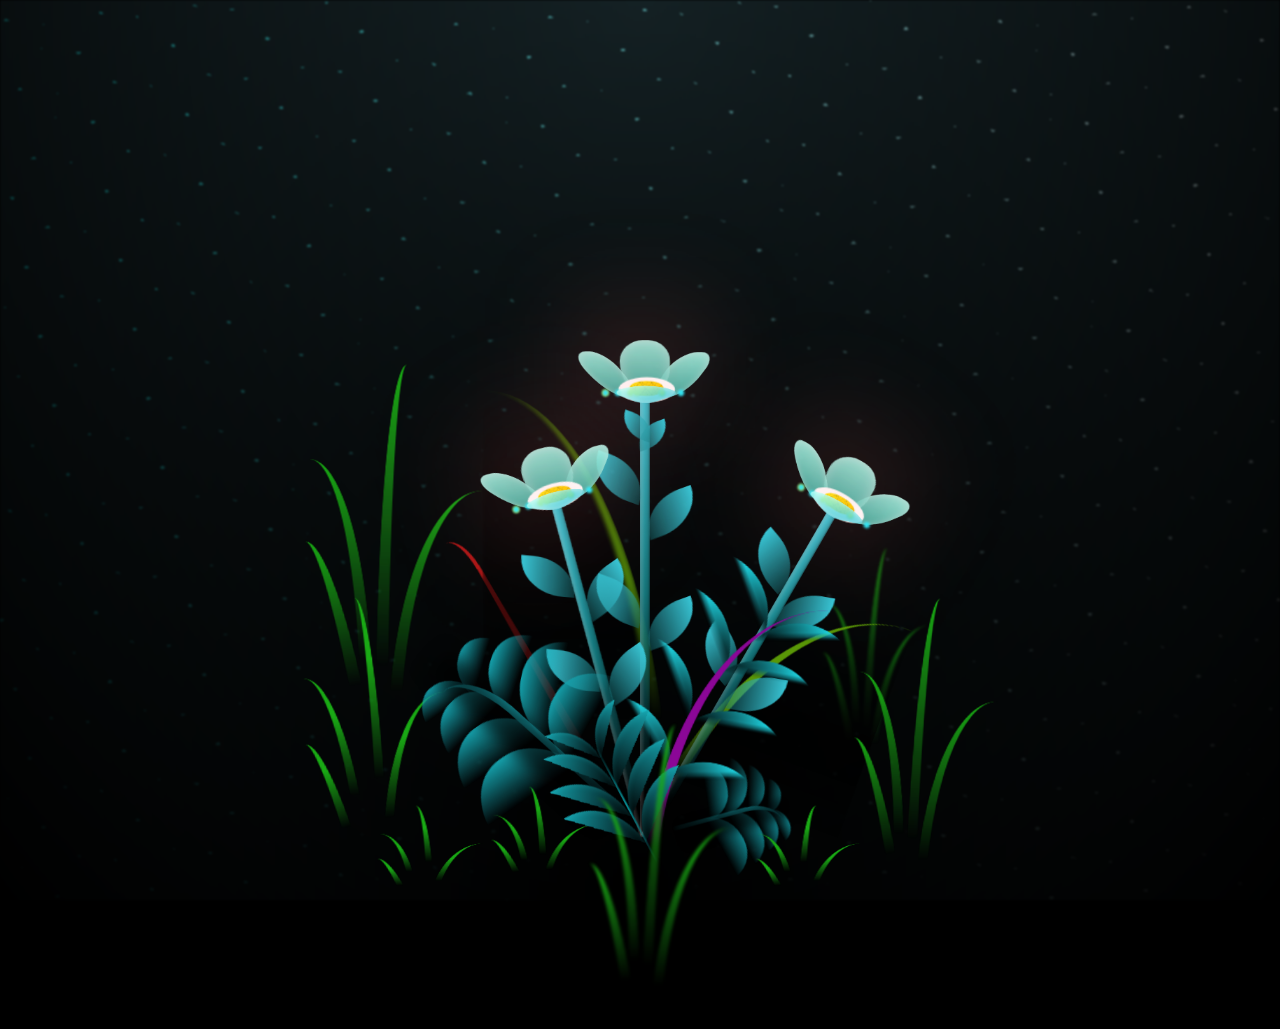
<file: index.html>
<meta charset="UTF-8">
<meta http-equiv="X-UA-Compatible" content="IE=edge">
<meta name="viewport" content="width=device-width, initial-scale=1.0">
<link rel="stylesheet" type="text/css" href="style.css">

    <body class="not-loaded">
        <div class="night"></div>
        <div class="flowers">
          <div class="flower flower--1">
            <div class="flower__leafs flower__leafs--1">
              <div class="flower__leaf flower__leaf--1"></div>
              <div class="flower__leaf flower__leaf--2"></div>
              <div class="flower__leaf flower__leaf--3"></div>
              <div class="flower__leaf flower__leaf--4"></div>
              

              <div class="flower__white-circle"></div>
      
              <div class="flower__light flower__light--1"></div>
              <div class="flower__light flower__light--2"></div>
              <div class="flower__light flower__light--3"></div>
              <div class="flower__light flower__light--4"></div>
              <div class="flower__light flower__light--5"></div>
              <div class="flower__light flower__light--6"></div>
              <div class="flower__light flower__light--7"></div>
              <div class="flower__light flower__light--8"></div>
      
            </div>
            <div class="flower__line">
              <div class="flower__line__leaf flower__line__leaf--1"></div>
              <div class="flower__line__leaf flower__line__leaf--2"></div>
              <div class="flower__line__leaf flower__line__leaf--3"></div>
              <div class="flower__line__leaf flower__line__leaf--4"></div>
              <div class="flower__line__leaf flower__line__leaf--5"></div>
              <div class="flower__line__leaf flower__line__leaf--6"></div>
            </div>
          </div>
      
          <div class="flower flower--2">
            <div class="flower__leafs flower__leafs--2">
              <div class="flower__leaf flower__leaf--1"></div>
              <div class="flower__leaf flower__leaf--2"></div>
              <div class="flower__leaf flower__leaf--3"></div>
              <div class="flower__leaf flower__leaf--4"></div>
              <div class="flower__white-circle"></div>
      
              <div class="flower__light flower__light--1"></div>
              <div class="flower__light flower__light--2"></div>
              <div class="flower__light flower__light--3"></div>
              <div class="flower__light flower__light--4"></div>
              <div class="flower__light flower__light--5"></div>
              <div class="flower__light flower__light--6"></div>
              <div class="flower__light flower__light--7"></div>
              <div class="flower__light flower__light--8"></div>
      
            </div>
            <div class="flower__line">
              <div class="flower__line__leaf flower__line__leaf--1"></div>
              <div class="flower__line__leaf flower__line__leaf--2"></div>
              <div class="flower__line__leaf flower__line__leaf--3"></div>
              <div class="flower__line__leaf flower__line__leaf--4"></div>
            </div>
          </div>
      
          <div class="flower flower--3">
            <div class="flower__leafs flower__leafs--3">
              <div class="flower__leaf flower__leaf--1"></div>
              <div class="flower__leaf flower__leaf--2"></div>
              <div class="flower__leaf flower__leaf--3"></div>
              <div class="flower__leaf flower__leaf--4"></div>
              <div class="flower__white-circle"></div>
      
              <div class="flower__light flower__light--1"></div>
              <div class="flower__light flower__light--2"></div>
              <div class="flower__light flower__light--3"></div>
              <div class="flower__light flower__light--4"></div>
              <div class="flower__light flower__light--5"></div>
              <div class="flower__light flower__light--6"></div>
              <div class="flower__light flower__light--7"></div>
              <div class="flower__light flower__light--8"></div>
      
            </div>
            <div class="flower__line">
              <div class="flower__line__leaf flower__line__leaf--1"></div>
              <div class="flower__line__leaf flower__line__leaf--2"></div>
              <div class="flower__line__leaf flower__line__leaf--3"></div>
              <div class="flower__line__leaf flower__line__leaf--4"></div>
            </div>
          </div>
      
          <div class="grow-ans" style="--d:1.2s">
            <div class="flower__g-long">
              <div class="flower__g-long__top"></div>
              <div class="flower__g-long__bottom"></div>
            </div>
          </div>
      
          <div class="growing-grass">
            <div class="flower__grass flower__grass--1">
              <div class="flower__grass--top"></div>
              <div class="flower__grass--bottom"></div>
              <div class="flower__grass__leaf flower__grass__leaf--1"></div>
              <div class="flower__grass__leaf flower__grass__leaf--2"></div>
              <div class="flower__grass__leaf flower__grass__leaf--3"></div>
              <div class="flower__grass__leaf flower__grass__leaf--4"></div>
              <div class="flower__grass__leaf flower__grass__leaf--5"></div>
              <div class="flower__grass__leaf flower__grass__leaf--6"></div>
              <div class="flower__grass__leaf flower__grass__leaf--7"></div>
              <div class="flower__grass__leaf flower__grass__leaf--8"></div>
              <div class="flower__grass__overlay"></div>
            </div>
          </div>
      
          <div class="growing-grass">
            <div class="flower__grass flower__grass--2">
              <div class="flower__grass--top"></div>
              <div class="flower__grass--bottom"></div>
              <div class="flower__grass__leaf flower__grass__leaf--1"></div>
              <div class="flower__grass__leaf flower__grass__leaf--2"></div>
              <div class="flower__grass__leaf flower__grass__leaf--3"></div>
              <div class="flower__grass__leaf flower__grass__leaf--4"></div>
              <div class="flower__grass__leaf flower__grass__leaf--5"></div>
              <div class="flower__grass__leaf flower__grass__leaf--6"></div>
              <div class="flower__grass__leaf flower__grass__leaf--7"></div>
              <div class="flower__grass__leaf flower__grass__leaf--8"></div>
              <div class="flower__grass__overlay"></div>
            </div>
          </div>
      
          <div class="grow-ans" style="--d:2.4s">
            <div class="flower__g-right flower__g-right--1">
              <div class="leaf"></div>
            </div>
          </div>
      
          <div class="grow-ans" style="--d:2.8s">
            <div class="flower__g-right flower__g-right--2">
              <div class="leaf"></div>
            </div>
          </div>
      
          <div class="grow-ans" style="--d:2.8s">
            <div class="flower__g-front">
              <div class="flower__g-front__leaf-wrapper flower__g-front__leaf-wrapper--1">
                <div class="flower__g-front__leaf"></div>
              </div>
              <div class="flower__g-front__leaf-wrapper flower__g-front__leaf-wrapper--2">
                <div class="flower__g-front__leaf"></div>
              </div>
              <div class="flower__g-front__leaf-wrapper flower__g-front__leaf-wrapper--3">
                <div class="flower__g-front__leaf"></div>
              </div>
              <div class="flower__g-front__leaf-wrapper flower__g-front__leaf-wrapper--4">
                <div class="flower__g-front__leaf"></div>
              </div>
              <div class="flower__g-front__leaf-wrapper flower__g-front__leaf-wrapper--5">
                <div class="flower__g-front__leaf"></div>
              </div>
              <div class="flower__g-front__leaf-wrapper flower__g-front__leaf-wrapper--6">
                <div class="flower__g-front__leaf"></div>
              </div>
              <div class="flower__g-front__leaf-wrapper flower__g-front__leaf-wrapper--7">
                <div class="flower__g-front__leaf"></div>
              </div>
              <div class="flower__g-front__leaf-wrapper flower__g-front__leaf-wrapper--8">
                <div class="flower__g-front__leaf"></div>
              </div>
              <div class="flower__g-front__line"></div>
            </div>
          </div>
      
          <div class="grow-ans" style="--d:3.2s">
            <div class="flower__g-fr">
              <div class="leaf"></div>
              <div class="flower__g-fr__leaf flower__g-fr__leaf--1"></div>
              <div class="flower__g-fr__leaf flower__g-fr__leaf--2"></div>
              <div class="flower__g-fr__leaf flower__g-fr__leaf--3"></div>
              <div class="flower__g-fr__leaf flower__g-fr__leaf--4"></div>
              <div class="flower__g-fr__leaf flower__g-fr__leaf--5"></div>
              <div class="flower__g-fr__leaf flower__g-fr__leaf--6"></div>
              <div class="flower__g-fr__leaf flower__g-fr__leaf--7"></div>
              <div class="flower__g-fr__leaf flower__g-fr__leaf--8"></div>
            </div>
          </div>
      
          <div class="long-g long-g--0">
            <div class="grow-ans" style="--d:3s">
              <div class="leaf leaf--0"></div>
            </div>
            <div class="grow-ans" style="--d:2.2s">
              <div class="leaf leaf--1"></div>
            </div>
            <div class="grow-ans" style="--d:3.4s">
              <div class="leaf leaf--2"></div>
            </div>
            <div class="grow-ans" style="--d:3.6s">
              <div class="leaf leaf--3"></div>
            </div>
          </div>
      
          <div class="long-g long-g--1">
            <div class="grow-ans" style="--d:3.6s">
              <div class="leaf leaf--0"></div>
            </div>
            <div class="grow-ans" style="--d:3.8s">
              <div class="leaf leaf--1"></div>
            </div>
            <div class="grow-ans" style="--d:4s">
              <div class="leaf leaf--2"></div>
            </div>
            <div class="grow-ans" style="--d:4.2s">
              <div class="leaf leaf--3"></div>
            </div>
          </div>
      
          <div class="long-g long-g--2">
            <div class="grow-ans" style="--d:4s">
              <div class="leaf leaf--0"></div>
            </div>
            <div class="grow-ans" style="--d:4.2s">
              <div class="leaf leaf--1"></div>
            </div>
            <div class="grow-ans" style="--d:4.4s">
              <div class="leaf leaf--2"></div>
            </div>
            <div class="grow-ans" style="--d:4.6s">
              <div class="leaf leaf--3"></div>
            </div>
          </div>
      
          <div class="long-g long-g--3">
            <div class="grow-ans" style="--d:4s">
              <div class="leaf leaf--0"></div>
            </div>
            <div class="grow-ans" style="--d:4.2s">
              <div class="leaf leaf--1"></div>
            </div>
            <div class="grow-ans" style="--d:3s">
              <div class="leaf leaf--2"></div>
            </div>
            <div class="grow-ans" style="--d:3.6s">
              <div class="leaf leaf--3"></div>
            </div>
          </div>
      
          <div class="long-g long-g--4">
            <div class="grow-ans" style="--d:4s">
              <div class="leaf leaf--0"></div>
            </div>
            <div class="grow-ans" style="--d:4.2s">
              <div class="leaf leaf--1"></div>
            </div>
            <div class="grow-ans" style="--d:3s">
              <div class="leaf leaf--2"></div>
            </div>
            <div class="grow-ans" style="--d:3.6s">
              <div class="leaf leaf--3"></div>
            </div>
          </div>
      
          <div class="long-g long-g--5">
            <div class="grow-ans" style="--d:4s">
              <div class="leaf leaf--0"></div>
            </div>
            <div class="grow-ans" style="--d:4.2s">
              <div class="leaf leaf--1"></div>
            </div>
            <div class="grow-ans" style="--d:3s">
              <div class="leaf leaf--2"></div>
            </div>
            <div class="grow-ans" style="--d:3.6s">
              <div class="leaf leaf--3"></div>
            </div>
          </div>
      
          <div class="long-g long-g--6">
            <div class="grow-ans" style="--d:4.2s">
              <div class="leaf leaf--0"></div>
            </div>
            <div class="grow-ans" style="--d:4.4s">
              <div class="leaf leaf--1"></div>
            </div>
            <div class="grow-ans" style="--d:4.6s">
              <div class="leaf leaf--2"></div>
            </div>
            <div class="grow-ans" style="--d:4.8s">
              <div class="leaf leaf--3"></div>
            </div>
          </div>
      
          <div class="long-g long-g--7">
            <div class="grow-ans" style="--d:3s">
              <div class="leaf leaf--0"></div>
            </div>
            <div class="grow-ans" style="--d:3.2s">
              <div class="leaf leaf--1"></div>
            </div>
            <div class="grow-ans" style="--d:3.5s">
              <div class="leaf leaf--2"></div>
            </div>
            <div class="grow-ans" style="--d:3.6s">
              <div class="leaf leaf--3"></div>
            </div>
          </div>
        </div>
        <script src="index.js"></script>
      </body>

</html>
</file>
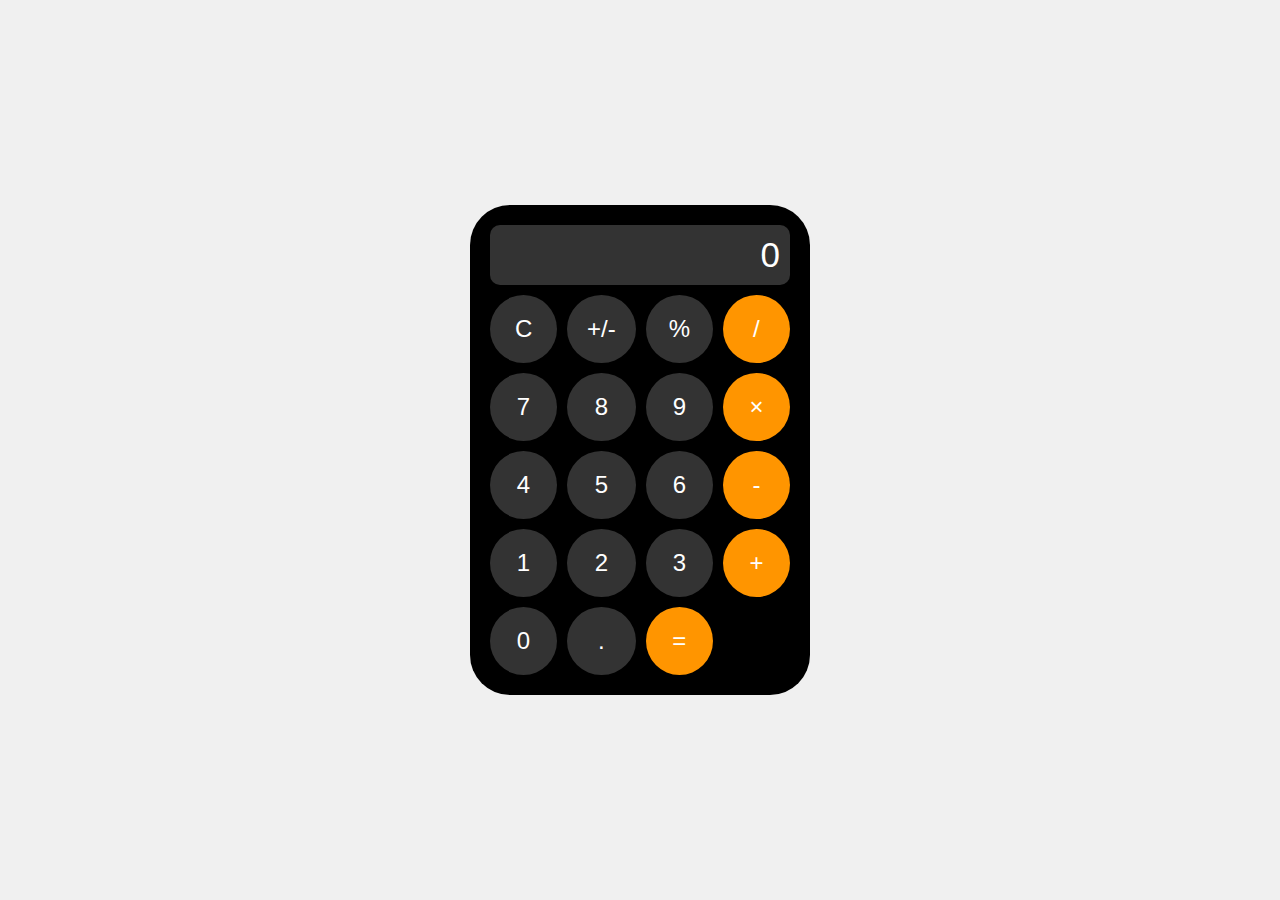
<file: index(4).html>
<!DOCTYPE html>
<html lang="en">
<head>
    <meta charset="UTF-8">
    <meta name="viewport" content="width=device-width, initial-scale=1.0">
    <title> by kurtubi @ubi </title>
    <link rel="icon" href="https://i.ibb.co.com/hXZsYxZ/heart.png">
    <style>
        body {
            display: flex;
            justify-content: center;
            align-items: center;
            height: 100vh;
            margin: 0;
            background-color: #f0f0f0;
            font-family: Arial, sans-serif;
        }
        .calculator {
            background-color: #000;
            border-radius: 40px;
            padding: 20px;
            width: 300px;
        }
        .screen {
            background-color: #333;
            color: #fff;
            font-size: 35px;
            text-align: right;
            padding: 10px;
            margin-bottom: 10px;
            border-radius: 10px;
        }
        .buttons {
            display: grid;
            grid-template-columns: repeat(4, 1fr);
            gap: 10px;
        }
        button {
            background-color: #333;
            color: #fff;
            border: none;
            font-size: 24px;
            padding: 20px;
            border-radius: 50%;
            cursor: pointer;
        }
        button.operator {
            background-color: #ff9500;
        }
        button.equal {
            background-color: #ff9500;
        }
    </style>
</head>
<body>
    <div class="calculator">
        <div class="screen" id="screen">0</div>
        <div class="buttons">
            <button onclick="clearScreen()">C</button>
            <button onclick="appendToScreen('+/-')">+/-</button>
            <button onclick="appendToScreen('%')">%</button>
            <button class="operator" onclick="appendToScreen('/')">/</button>
            <button onclick="appendToScreen('7')">7</button>
            <button onclick="appendToScreen('8')">8</button>
            <button onclick="appendToScreen('9')">9</button>
            <button class="operator" onclick="appendToScreen('*')">×</button>
            <button onclick="appendToScreen('4')">4</button>
            <button onclick="appendToScreen('5')">5</button>
            <button onclick="appendToScreen('6')">6</button>
            <button class="operator" onclick="appendToScreen('-')">-</button>
            <button onclick="appendToScreen('1')">1</button>
            <button onclick="appendToScreen('2')">2</button>
            <button onclick="appendToScreen('3')">3</button>
            <button class="operator" onclick="appendToScreen('+')">+</button>
            <button onclick="appendToScreen('0')">0</button>
            <button onclick="appendToScreen('.')">.</button>
            <button class="equal" onclick="calculate()">=</button>
        </div>
    </div>

    <script>
        let screenValue = '0';

        function updateScreen() {
            document.getElementById('screen').innerText = screenValue;
        }

        function appendToScreen(value) {
            if (screenValue === '0' && value !== '.') {
                screenValue = value;
            } else {
                screenValue += value;
            }
            updateScreen();
        }

        function clearScreen() {
            screenValue = '0';
            updateScreen();
        }

        function calculate() {
            try {
                if (screenValue === '100+43') {
                    screenValue = 'HALO BAPAK TERCINTA';
                } else {
                    screenValue = eval(screenValue).toString();
                }
                updateScreen();
            } catch (error) {
                screenValue = 'Error';
                updateScreen();
            }
        }
    </script>
</body>
</html>
</file>
<file: style.css>
*,
*::after,
*::before {
  padding: 0;
  margin: 0;
  box-sizing: border-box;
}

:root {
  --dark-color: #000000;
}

body {
  display: flex;
  align-items: flex-end;
  justify-content: center;
  min-height: 100vh;
  background-color: var(--dark-color);
  overflow: hidden;
  perspective: 1000px;
}

.night {
  position: fixed;
  left: 50%;
  top: 0;
  transform: translateX(-50%);
  width: 100%;
  height: 100%;
  filter: blur(0.1vmin);
  background-image: radial-gradient(ellipse at top, transparent 0%, var(--dark-color)), radial-gradient(ellipse at bottom, var(--dark-color), rgba(145, 233, 255, 0.2)), repeating-linear-gradient(220deg, black 0px, black 19px, transparent 19px, transparent 22px), repeating-linear-gradient(189deg, black 0px, black 19px, transparent 19px, transparent 22px), repeating-linear-gradient(148deg, black 0px, black 19px, transparent 19px, transparent 22px), linear-gradient(90deg, #00fffa, #f0f0f0);
}

.flowers {
  position: relative;
  transform: scale(0.7);
}

.flower {
  position: absolute;
  bottom: 10vmin;
  transform-origin: bottom center;
  z-index: 10;
  --fl-speed: 0.8s;
}
.flower--1 {
  animation: moving-flower-1 4s linear infinite;
}
.flower--1 .flower__line {
  height: 70vmin;
  animation-delay: 0.3s;
}
.flower--1 .flower__line__leaf--1 {
  animation: blooming-leaf-right var(--fl-speed) 1.6s backwards;
}
.flower--1 .flower__line__leaf--2 {
  animation: blooming-leaf-right var(--fl-speed) 1.4s backwards;
}
.flower--1 .flower__line__leaf--3 {
  animation: blooming-leaf-left var(--fl-speed) 1.2s backwards;
}
.flower--1 .flower__line__leaf--4 {
  animation: blooming-leaf-left var(--fl-speed) 1s backwards;
}
.flower--1 .flower__line__leaf--5 {
  animation: blooming-leaf-right var(--fl-speed) 1.8s backwards;
}
.flower--1 .flower__line__leaf--6 {
  animation: blooming-leaf-left var(--fl-speed) 2s backwards;
}
.flower--2 {
  left: 50%;
  transform: rotate(30deg);
  animation: moving-flower-2 4s linear infinite;
}
.flower--2 .flower__line {
  height: 60vmin;
  animation-delay: 0.8s;
}
.flower--2 .flower__line__leaf--1 {
  animation: blooming-leaf-right var(--fl-speed) 1.9s backwards;
}
.flower--2 .flower__line__leaf--2 {
  animation: blooming-leaf-right var(--fl-speed) 1.7s backwards;
}
.flower--2 .flower__line__leaf--3 {
  animation: blooming-leaf-left var(--fl-speed) 1.5s backwards;
}
.flower--2 .flower__line__leaf--4 {
  animation: blooming-leaf-left var(--fl-speed) 1.3s backwards;
}
.flower--3 {
  left: 50%;
  transform: rotate(-15deg);
  animation: moving-flower-3 4s linear infinite;
}
.flower--3 .flower__line {
  animation-delay: 0.9s;
}
.flower--3 .flower__line__leaf--1 {
  animation: blooming-leaf-right var(--fl-speed) 2.5s backwards;
}
.flower--3 .flower__line__leaf--2 {
  animation: blooming-leaf-right var(--fl-speed) 2.3s backwards;
}
.flower--3 .flower__line__leaf--3 {
  animation: blooming-leaf-left var(--fl-speed) 2.1s backwards;
}
.flower--3 .flower__line__leaf--4 {
  animation: blooming-leaf-left var(--fl-speed) 1.9s backwards;
}
.flower__leafs {
  position: relative;
  animation: blooming-flower 2s backwards;
}
.flower__leafs--1 {
  animation-delay: 1.1s;
}
.flower__leafs--2 {
  animation-delay: 1.4s;
}
.flower__leafs--3 {
  animation-delay: 1.7s;
}
.flower__leafs::after {
  content: "";
  position: absolute;
  left: 0;
  top: 0;
  transform: translate(-50%, -100%);
  width: 8vmin;
  height: 8vmin;
  background-color: #ff6b6b;
  filter: blur(10vmin);
}
.flower__leaf {
  position: absolute;
  bottom: 0;
  left: 50%;
  width: 8vmin;
  height: 11vmin;
  border-radius: 51% 49% 47% 53%/44% 45% 55% 69%;
  background-color: #65e665;
  background-image: linear-gradient(to top, #40bbab, #a7ffee);
  transform-origin: bottom center;
  opacity: 0.9;
  box-shadow: inset 0 0 2vmin rgba(255, 255, 255, 0.5);
}
.flower__leaf--1 {
  transform: translate(-10%, 1%) rotateY(40deg) rotateX(-50deg);
}
.flower__leaf--2 {
  transform: translate(-50%, -4%) rotateX(40deg);
}
.flower__leaf--3 {
  transform: translate(-90%, 0%) rotateY(45deg) rotateX(50deg);
}
.flower__leaf--4 {
  width: 8vmin;
  height: 8vmin;
  transform-origin: bottom left;
  border-radius: 4vmin 10vmin 4vmin 4vmin;
  transform: translate(0%, 18%) rotateX(70deg) rotate(-43deg);
  background-image: linear-gradient(to top, #39c6d6, #a7ffee);
  z-index: 1;
  opacity: 0.8;
}
.flower__white-circle {
  position: absolute;
  left: -3.5vmin;
  top: -3vmin;
  width: 9vmin;
  height: 4vmin;
  border-radius: 50%;
  background-color: #fff;
}
.flower__white-circle::after {
  content: "";
  position: absolute;
  left: 50%;
  top: 45%;
  transform: translate(-50%, -50%);
  width: 60%;
  height: 60%;
  border-radius: inherit;
  background-image: repeating-linear-gradient(135deg, rgba(0, 0, 0, 0.03) 0px, rgba(0, 0, 0, 0.03) 1px, transparent 1px, transparent 12px), repeating-linear-gradient(45deg, rgba(0, 0, 0, 0.03) 0px, rgba(0, 0, 0, 0.03) 1px, transparent 1px, transparent 12px), repeating-linear-gradient(67.5deg, rgba(0, 0, 0, 0.03) 0px, rgba(0, 0, 0, 0.03) 1px, transparent 1px, transparent 12px), repeating-linear-gradient(135deg, rgba(0, 0, 0, 0.03) 0px, rgba(0, 0, 0, 0.03) 1px, transparent 1px, transparent 12px), repeating-linear-gradient(45deg, rgba(0, 0, 0, 0.03) 0px, rgba(0, 0, 0, 0.03) 1px, transparent 1px, transparent 12px), repeating-linear-gradient(112.5deg, rgba(0, 0, 0, 0.03) 0px, rgba(0, 0, 0, 0.03) 1px, transparent 1px, transparent 12px), repeating-linear-gradient(112.5deg, rgba(0, 0, 0, 0.03) 0px, rgba(0, 0, 0, 0.03) 1px, transparent 1px, transparent 12px), repeating-linear-gradient(45deg, rgba(0, 0, 0, 0.03) 0px, rgba(0, 0, 0, 0.03) 1px, transparent 1px, transparent 12px), repeating-linear-gradient(22.5deg, rgba(0, 0, 0, 0.03) 0px, rgba(0, 0, 0, 0.03) 1px, transparent 1px, transparent 12px), repeating-linear-gradient(45deg, rgba(0, 0, 0, 0.03) 0px, rgba(0, 0, 0, 0.03) 1px, transparent 1px, transparent 12px), repeating-linear-gradient(22.5deg, rgba(0, 0, 0, 0.03) 0px, rgba(0, 0, 0, 0.03) 1px, transparent 1px, transparent 12px), repeating-linear-gradient(135deg, rgba(0, 0, 0, 0.03) 0px, rgba(0, 0, 0, 0.03) 1px, transparent 1px, transparent 12px), repeating-linear-gradient(157.5deg, rgba(0, 0, 0, 0.03) 0px, rgba(0, 0, 0, 0.03) 1px, transparent 1px, transparent 12px), repeating-linear-gradient(67.5deg, rgba(0, 0, 0, 0.03) 0px, rgba(0, 0, 0, 0.03) 1px, transparent 1px, transparent 12px), repeating-linear-gradient(67.5deg, rgba(0, 0, 0, 0.03) 0px, rgba(0, 0, 0, 0.03) 1px, transparent 1px, transparent 12px), linear-gradient(90deg, #ffeb12, #ffce00);
}
.flower__line {
  height: 55vmin;
  width: 1.5vmin;
  background-image: linear-gradient(to left, rgba(0, 0, 0, 0.2), transparent, rgba(255, 255, 255, 0.2)), linear-gradient(to top, transparent 10%, #14757a, #39c6d6);
  box-shadow: inset 0 0 2px rgba(0, 0, 0, 0.5);
  animation: grow-flower-tree 4s backwards;
}
.flower__line__leaf {
  --w: 7vmin;
  --h: calc(var(--w) + 2vmin);
  position: absolute;
  top: 20%;
  left: 90%;
  width: var(--w);
  height: var(--h);
  border-top-right-radius: var(--h);
  border-bottom-left-radius: var(--h);
  background-image: linear-gradient(to top, rgba(20, 117, 122, 0.4), #39c6d6);
}
.flower__line__leaf--1 {
  transform: rotate(70deg) rotateY(30deg);
}
.flower__line__leaf--2 {
  top: 45%;
  transform: rotate(70deg) rotateY(30deg);
}
.flower__line__leaf--3, .flower__line__leaf--4, .flower__line__leaf--6 {
  border-top-right-radius: 0;
  border-bottom-left-radius: 0;
  border-top-left-radius: var(--h);
  border-bottom-right-radius: var(--h);
  left: -460%;
  top: 12%;
  transform: rotate(-70deg) rotateY(30deg);
}
.flower__line__leaf--4 {
  top: 40%;
}
.flower__line__leaf--5 {
  top: 0;
  transform-origin: left;
  transform: rotate(70deg) rotateY(30deg) scale(0.6);
}
.flower__line__leaf--6 {
  top: -2%;
  left: -450%;
  transform-origin: right;
  transform: rotate(-70deg) rotateY(30deg) scale(0.6);
}
.flower__light {
  position: absolute;
  bottom: 0vmin;
  width: 1vmin;
  height: 1vmin;
  background-color: #fffb00;
  border-radius: 50%;
  filter: blur(0.2vmin);
  animation: light-ans 4s linear infinite backwards;
}
.flower__light:nth-child(odd) {
  background-color: #23f0ff;
}
.flower__light--1 {
  left: -2vmin;
  animation-delay: 1s;
}
.flower__light--2 {
  left: 3vmin;
  animation-delay: 0.5s;
}
.flower__light--3 {
  left: -6vmin;
  animation-delay: 0.3s;
}
.flower__light--4 {
  left: 6vmin;
  animation-delay: 0.9s;
}
.flower__light--5 {
  left: -1vmin;
  animation-delay: 1.5s;
}
.flower__light--6 {
  left: -4vmin;
  animation-delay: 3s;
}
.flower__light--7 {
  left: 3vmin;
  animation-delay: 2s;
}
.flower__light--8 {
  left: -6vmin;
  animation-delay: 3.5s;
}
.flower__grass {
  --c: #159faa;
  --line-w: 1.5vmin;
  position: absolute;
  bottom: 12vmin;
  left: -7vmin;
  display: flex;
  flex-direction: column;
  align-items: flex-end;
  z-index: 20;
  transform-origin: bottom center;
  transform: rotate(-48deg) rotateY(40deg);
}
.flower__grass--1 {
  animation: moving-grass 2s linear infinite;
}
.flower__grass--2 {
  left: 2vmin;
  bottom: 10vmin;
  transform: scale(0.5) rotate(75deg) rotateX(10deg) rotateY(-200deg);
  opacity: 0.8;
  z-index: 0;
  animation: moving-grass--2 1.5s linear infinite;
}
.flower__grass--top {
  width: 7vmin;
  height: 10vmin;
  border-top-right-radius: 100%;
  border-right: var(--line-w) solid var(--c);
  transform-origin: bottom center;
  transform: rotate(-2deg);
}
.flower__grass--bottom {
  margin-top: -2px;
  width: var(--line-w);
  height: 25vmin;
  background-image: linear-gradient(to top, transparent, var(--c));
}
.flower__grass__leaf {
  --size: 10vmin;
  position: absolute;
  width: calc(var(--size) * 2.1);
  height: var(--size);
  border-top-left-radius: var(--size);
  border-top-right-radius: var(--size);
  background-image: linear-gradient(to top, transparent, transparent 30%, var(--c));
  z-index: 100;
}
.flower__grass__leaf--1 {
  top: -6%;
  left: 30%;
  --size: 6vmin;
  transform: rotate(-20deg);
  animation: growing-grass-ans--1 2s 2.6s backwards;
}
@keyframes growing-grass-ans--1 {
  0% {
    transform-origin: bottom left;
    transform: rotate(-20deg) scale(0);
  }
}
.flower__grass__leaf--2 {
  top: -5%;
  left: -110%;
  --size: 6vmin;
  transform: rotate(10deg);
  animation: growing-grass-ans--2 2s 2.4s linear backwards;
}
@keyframes growing-grass-ans--2 {
  0% {
    transform-origin: bottom right;
    transform: rotate(10deg) scale(0);
  }
}
.flower__grass__leaf--3 {
  top: 5%;
  left: 60%;
  --size: 8vmin;
  transform: rotate(-18deg) rotateX(-20deg);
  animation: growing-grass-ans--3 2s 2.2s linear backwards;
}
@keyframes growing-grass-ans--3 {
  0% {
    transform-origin: bottom left;
    transform: rotate(-18deg) rotateX(-20deg) scale(0);
  }
}
.flower__grass__leaf--4 {
  top: 6%;
  left: -135%;
  --size: 8vmin;
  transform: rotate(2deg);
  animation: growing-grass-ans--4 2s 2s linear backwards;
}
@keyframes growing-grass-ans--4 {
  0% {
    transform-origin: bottom right;
    transform: rotate(2deg) scale(0);
  }
}
.flower__grass__leaf--5 {
  top: 20%;
  left: 60%;
  --size: 10vmin;
  transform: rotate(-24deg) rotateX(-20deg);
  animation: growing-grass-ans--5 2s 1.8s linear backwards;
}
@keyframes growing-grass-ans--5 {
  0% {
    transform-origin: bottom left;
    transform: rotate(-24deg) rotateX(-20deg) scale(0);
  }
}
.flower__grass__leaf--6 {
  top: 22%;
  left: -180%;
  --size: 10vmin;
  transform: rotate(10deg);
  animation: growing-grass-ans--6 2s 1.6s linear backwards;
}
@keyframes growing-grass-ans--6 {
  0% {
    transform-origin: bottom right;
    transform: rotate(10deg) scale(0);
  }
}
.flower__grass__leaf--7 {
  top: 39%;
  left: 70%;
  --size: 10vmin;
  transform: rotate(-10deg);
  animation: growing-grass-ans--7 2s 1.4s linear backwards;
}
@keyframes growing-grass-ans--7 {
  0% {
    transform-origin: bottom left;
    transform: rotate(-10deg) scale(0);
  }
}
.flower__grass__leaf--8 {
  top: 40%;
  left: -215%;
  --size: 11vmin;
  transform: rotate(10deg);
  animation: growing-grass-ans--8 2s 1.2s linear backwards;
}
@keyframes growing-grass-ans--8 {
  0% {
    transform-origin: bottom right;
    transform: rotate(10deg) scale(0);
  }
}
.flower__grass__overlay {
  position: absolute;
  top: -10%;
  right: 0%;
  width: 100%;
  height: 100%;
  background-color: rgba(0, 0, 0, 0.6);
  filter: blur(1.5vmin);
  z-index: 100;
}
.flower__g-long {
  --w: 2vmin;
  --h: 6vmin;
  --c: #aa1515;
  position: absolute;
  bottom: 10vmin;
  left: -3vmin;
  transform-origin: bottom center;
  transform: rotate(-30deg) rotateY(-20deg);
  display: flex;
  flex-direction: column;
  align-items: flex-end;
  animation: flower-g-long-ans 3s linear infinite;
}
@keyframes flower-g-long-ans {
  0%, 100% {
    transform: rotate(-30deg) rotateY(-20deg);
  }
  50% {
    transform: rotate(-32deg) rotateY(-20deg);
  }
}
.flower__g-long__top {
  top: calc(var(--h) * -1);
  width: calc(var(--w) + 1vmin);
  height: var(--h);
  border-top-right-radius: 100%;
  border-right: 0.7vmin solid var(--c);
  transform: translate(-0.7vmin, 1vmin);
}
.flower__g-long__bottom {
  width: var(--w);
  height: 50vmin;
  transform-origin: bottom center;
  background-image: linear-gradient(to top, transparent 30%, var(--c));
  box-shadow: inset 0 0 2px rgba(0, 0, 0, 0.5);
  clip-path: polygon(35% 0, 65% 1%, 100% 100%, 0% 100%);
}
.flower__g-right {
  position: absolute;
  bottom: 6vmin;
  left: -2vmin;
  transform-origin: bottom left;
  transform: rotate(20deg);
}
.flower__g-right .leaf {
  width: 30vmin;
  height: 50vmin;
  border-top-left-radius: 100%;
  border-left: 2vmin solid #599707;
  background-image: linear-gradient(to bottom, transparent, var(--dark-color) 60%);
  mask-image: linear-gradient(to top, transparent 30%, #079097 60%);
}
.flower__g-right--1 {
  animation: flower-g-right-ans 2.5s linear infinite;
}
.flower__g-right--2 {
  left: 5vmin;
  transform: rotateY(-180deg);
  animation: flower-g-right-ans--2 3s linear infinite;
}
.flower__g-right--2 .leaf {
  height: 75vmin;
  filter: blur(0.3vmin);
  opacity: 0.8;
}
@keyframes flower-g-right-ans {
  0%, 100% {
    transform: rotate(20deg);
  }
  50% {
    transform: rotate(24deg) rotateX(-20deg);
  }
}
@keyframes flower-g-right-ans--2 {
  0%, 100% {
    transform: rotateY(-180deg) rotate(0deg) rotateX(-20deg);
  }
  50% {
    transform: rotateY(-180deg) rotate(6deg) rotateX(-20deg);
  }
}
.flower__g-front {
  position: absolute;
  bottom: 6vmin;
  left: 2.5vmin;
  z-index: 100;
  transform-origin: bottom center;
  transform: rotate(-28deg) rotateY(30deg) scale(1.04);
  animation: flower__g-front-ans 2s linear infinite;
}
@keyframes flower__g-front-ans {
  0%, 100% {
    transform: rotate(-28deg) rotateY(30deg) scale(1.04);
  }
  50% {
    transform: rotate(-35deg) rotateY(40deg) scale(1.04);
  }
}
.flower__g-front__line {
  width: 0.3vmin;
  height: 20vmin;
  background-image: linear-gradient(to top, transparent, #079097, transparent 100%);
  position: relative;
}
.flower__g-front__leaf-wrapper {
  position: absolute;
  top: 0;
  left: 0;
  transform-origin: bottom left;
  transform: rotate(10deg);
}
.flower__g-front__leaf-wrapper:nth-child(even) {
  left: 0vmin;
  transform: rotateY(-180deg) rotate(5deg);
  animation: flower__g-front__leaf-left-ans 1s ease-in backwards;
}
.flower__g-front__leaf-wrapper:nth-child(odd) {
  animation: flower__g-front__leaf-ans 1s ease-in backwards;
}
.flower__g-front__leaf-wrapper--1 {
  top: -8vmin;
  transform: scale(0.7);
  animation: flower__g-front__leaf-ans 1s 5.5s ease-in backwards !important;
}
.flower__g-front__leaf-wrapper--2 {
  top: -8vmin;
  transform: rotateY(-180deg) scale(0.7) !important;
  animation: flower__g-front__leaf-left-ans-2 1s 4.6s ease-in backwards !important;
}
.flower__g-front__leaf-wrapper--3 {
  top: -3vmin;
  animation: flower__g-front__leaf-ans 1s 4.6s ease-in backwards;
}
.flower__g-front__leaf-wrapper--4 {
  top: -3vmin;
  transform: rotateY(-180deg) scale(0.9) !important;
  animation: flower__g-front__leaf-left-ans-2 1s 4.6s ease-in backwards !important;
}
@keyframes flower__g-front__leaf-left-ans-2 {
  0% {
    transform: rotateY(-180deg) scale(0);
  }
}
.flower__g-front__leaf-wrapper--5, .flower__g-front__leaf-wrapper--6 {
  top: 2vmin;
}
.flower__g-front__leaf-wrapper--7, .flower__g-front__leaf-wrapper--8 {
  top: 6.5vmin;
}
.flower__g-front__leaf-wrapper--2 {
  animation-delay: 5.2s !important;
}
.flower__g-front__leaf-wrapper--3 {
  animation-delay: 4.9s !important;
}
.flower__g-front__leaf-wrapper--5 {
  animation-delay: 4.3s !important;
}
.flower__g-front__leaf-wrapper--6 {
  animation-delay: 4.1s !important;
}
.flower__g-front__leaf-wrapper--7 {
  animation-delay: 3.8s !important;
}
.flower__g-front__leaf-wrapper--8 {
  animation-delay: 3.5s !important;
}
@keyframes flower__g-front__leaf-ans {
  0% {
    transform: rotate(10deg) scale(0);
  }
}
@keyframes flower__g-front__leaf-left-ans {
  0% {
    transform: rotateY(-180deg) rotate(5deg) scale(0);
  }
}
.flower__g-front__leaf {
  width: 10vmin;
  height: 10vmin;
  border-radius: 100% 0% 0% 100%/100% 100% 0% 0%;
  box-shadow: inset 0 2px 1vmin rgba(44, 238, 252, 0.2);
  background-image: linear-gradient(to bottom left, transparent, var(--dark-color)), linear-gradient(to bottom right, #159faa 50%, transparent 50%, transparent);
  -webkit-mask-image: linear-gradient(to bottom right, #159faa 50%, transparent 50%, transparent);
  mask-image: linear-gradient(to bottom right, #159faa 50%, transparent 50%, transparent);
}
.flower__g-fr {
  position: absolute;
  bottom: -4vmin;
  left: vmin;
  transform-origin: bottom left;
  z-index: 10;
  animation: flower__g-fr-ans 2s linear infinite;
}
@keyframes flower__g-fr-ans {
  0%, 100% {
    transform: rotate(2deg);
  }
  50% {
    transform: rotate(4deg);
  }
}
.flower__g-fr .leaf {
  width: 30vmin;
  height: 50vmin;
  border-top-left-radius: 100%;
  border-left: 2vmin solid #8b0797;
  mask-image: linear-gradient(to top, transparent 25%, #079097 50%);
  position: relative;
  z-index: 1;
}
.flower__g-fr__leaf {
  position: absolute;
  top: 0;
  left: 0;
  width: 10vmin;
  height: 10vmin;
  border-radius: 100% 0% 0% 100%/100% 100% 0% 0%;
  box-shadow: inset 0 2px 1vmin rgba(44, 238, 252, 0.2);
  background-image: linear-gradient(to bottom left, transparent, var(--dark-color) 98%), linear-gradient(to bottom right, #23f0ff 45%, transparent 50%, transparent);
  mask-image: linear-gradient(135deg, #159faa 40%, transparent 50%, transparent);
}
.flower__g-fr__leaf--1 {
  left: 20vmin;
  transform: rotate(45deg);
  animation: flower__g-fr-leaft-ans-1 0.5s 5.2s linear backwards;
}
@keyframes flower__g-fr-leaft-ans-1 {
  0% {
    transform-origin: left;
    transform: rotate(45deg) scale(0);
  }
}
.flower__g-fr__leaf--2 {
  left: 12vmin;
  top: -7vmin;
  transform: rotate(25deg) rotateY(-180deg);
  animation: flower__g-fr-leaft-ans-6 0.5s 5s linear backwards;
}
.flower__g-fr__leaf--3 {
  left: 15vmin;
  top: 6vmin;
  transform: rotate(55deg);
  animation: flower__g-fr-leaft-ans-5 0.5s 4.8s linear backwards;
}
.flower__g-fr__leaf--4 {
  left: 6vmin;
  top: -2vmin;
  transform: rotate(25deg) rotateY(-180deg);
  animation: flower__g-fr-leaft-ans-6 0.5s 4.6s linear backwards;
}
.flower__g-fr__leaf--5 {
  left: 10vmin;
  top: 14vmin;
  transform: rotate(55deg);
  animation: flower__g-fr-leaft-ans-5 0.5s 4.4s linear backwards;
}
@keyframes flower__g-fr-leaft-ans-5 {
  0% {
    transform-origin: left;
    transform: rotate(55deg) scale(0);
  }
}
.flower__g-fr__leaf--6 {
  left: 0vmin;
  top: 6vmin;
  transform: rotate(25deg) rotateY(-180deg);
  animation: flower__g-fr-leaft-ans-6 0.5s 4.2s linear backwards;
}
@keyframes flower__g-fr-leaft-ans-6 {
  0% {
    transform-origin: right;
    transform: rotate(25deg) rotateY(-180deg) scale(0);
  }
}
.flower__g-fr__leaf--7 {
  left: 5vmin;
  top: 22vmin;
  transform: rotate(45deg);
  animation: flower__g-fr-leaft-ans-7 0.5s 4s linear backwards;
}
@keyframes flower__g-fr-leaft-ans-7 {
  0% {
    transform-origin: left;
    transform: rotate(45deg) scale(0);
  }
}
.flower__g-fr__leaf--8 {
  left: -4vmin;
  top: 15vmin;
  transform: rotate(15deg) rotateY(-180deg);
  animation: flower__g-fr-leaft-ans-8 0.5s 3.8s linear backwards;
}
@keyframes flower__g-fr-leaft-ans-8 {
  0% {
    transform-origin: right;
    transform: rotate(15deg) rotateY(-180deg) scale(0);
  }
}

.long-g {
  position: absolute;
  bottom: 25vmin;
  left: -42vmin;
  transform-origin: bottom left;
}
.long-g--1 {
  bottom: 0vmin;
  transform: scale(0.8) rotate(-5deg);
}
.long-g--1 .leaf {
mask-image: linear-gradient(to top, transparent 40%, #079097 80%) !important;
}
.long-g--1 .leaf--1 {
  --w: 5vmin;
  --h: 60vmin;
  left: -2vmin;
  transform: rotate(3deg) rotateY(-180deg);
}
.long-g--2, .long-g--3 {
  bottom: -3vmin;
  left: -35vmin;
  transform-origin: center;
  transform: scale(0.6) rotateX(60deg);
}
.long-g--2 .leaf, .long-g--3 .leaf {
  mask-image: linear-gradient(to top, transparent 50%, #079097 80%) !important;
}
.long-g--2 .leaf--1, .long-g--3 .leaf--1 {
  left: -1vmin;
  transform: rotateY(-180deg);
}
.long-g--3 {
  left: -17vmin;
  bottom: 0vmin;
}
.long-g--3 .leaf {
  mask-image: linear-gradient(to top, transparent 40%, #079097 80%) !important;
}
.long-g--4 {
  left: 25vmin;
  bottom: -3vmin;
  transform-origin: center;
  transform: scale(0.6) rotateX(60deg);
}
.long-g--4 .leaf {
  mask-image: linear-gradient(to top, transparent 50%, #079097 80%) !important;
}
.long-g--5 {
  left: 42vmin;
  bottom: 0vmin;
  transform: scale(0.8) rotate(2deg);
}
.long-g--6 {
  left: 0vmin;
  bottom: -20vmin;
  z-index: 100;
  filter: blur(0.3vmin);
  transform: scale(0.8) rotate(2deg);
}
.long-g--7 {
  left: 35vmin;
  bottom: 20vmin;
  z-index: -1;
  filter: blur(0.3vmin);
  transform: scale(0.6) rotate(2deg);
  opacity: 0.7;
}
.long-g .leaf {
  --w: 15vmin;
  --h: 40vmin;
  --c: #1aaa15;
  position: absolute;
  bottom: 0;
  width: var(--w);
  height: var(--h);
  border-top-left-radius: 100%;
  border-left: 2vmin solid var(--c);
  mask-image: linear-gradient(to top, transparent 20%, var(--dark-color));
  transform-origin: bottom center;
}
.long-g .leaf--0 {
  left: 2vmin;
  animation: leaf-ans-1 4s linear infinite;
}
.long-g .leaf--1 {
  --w: 5vmin;
  --h: 60vmin;
  animation: leaf-ans-1 4s linear infinite;
}
.long-g .leaf--2 {
  --w: 10vmin;
  --h: 40vmin;
  left: -0.5vmin;
  bottom: 5vmin;
  transform-origin: bottom left;
  transform: rotateY(-180deg);
  animation: leaf-ans-2 3s linear infinite;
}
.long-g .leaf--3 {
  --w: 5vmin;
  --h: 30vmin;
  left: -1vmin;
  bottom: 3.2vmin;
  transform-origin: bottom left;
  transform: rotate(-10deg) rotateY(-180deg);
  animation: leaf-ans-3 3s linear infinite;
}

@keyframes leaf-ans-1 {
  0%, 100% {
    transform: rotate(-5deg) scale(1);
  }
  50% {
    transform: rotate(5deg) scale(1.1);
  }
}
@keyframes leaf-ans-2 {
  0%, 100% {
    transform: rotateY(-180deg) rotate(5deg);
  }
  50% {
    transform: rotateY(-180deg) rotate(0deg) scale(1.1);
  }
}
@keyframes leaf-ans-3 {
  0%, 100% {
    transform: rotate(-10deg) rotateY(-180deg);
  }
  50% {
    transform: rotate(-20deg) rotateY(-180deg);
  }
}
.grow-ans {
  animation: grow-ans 2s var(--d) backwards;
}

@keyframes grow-ans {
  0% {
    transform: scale(0);
    opacity: 0;
  }
}
@keyframes light-ans {
  0% {
    opacity: 0;
    transform: translateY(0vmin);
  }
  25% {
    opacity: 1;
    transform: translateY(-5vmin) translateX(-2vmin);
  }
  50% {
    opacity: 1;
    transform: translateY(-15vmin) translateX(2vmin);
    filter: blur(0.2vmin);
  }
  75% {
    transform: translateY(-20vmin) translateX(-2vmin);
    filter: blur(0.2vmin);
  }
  100% {
    transform: translateY(-30vmin);
    opacity: 0;
    filter: blur(1vmin);
  }
}
@keyframes moving-flower-1 {
  0%, 100% {
    transform: rotate(2deg);
  }
  50% {
    transform: rotate(-2deg);
  }
}
@keyframes moving-flower-2 {
  0%, 100% {
    transform: rotate(18deg);
  }
  50% {
    transform: rotate(14deg);
  }
}
@keyframes moving-flower-3 {
  0%, 100% {
    transform: rotate(-18deg);
  }
  50% {
    transform: rotate(-20deg) rotateY(-10deg);
  }
}
@keyframes blooming-leaf-right {
  0% {
    transform-origin: left;
    transform: rotate(70deg) rotateY(30deg) scale(0);
  }
}
@keyframes blooming-leaf-left {
  0% {
    transform-origin: right;
    transform: rotate(-70deg) rotateY(30deg) scale(0);
  }
}
@keyframes grow-flower-tree {
  0% {
    height: 0;
    border-radius: 1vmin;
  }
}
@keyframes blooming-flower {
  0% {
    transform: scale(0);
  }
}
@keyframes moving-grass {
  0%, 100% {
    transform: rotate(-48deg) rotateY(40deg);
  }
  50% {
    transform: rotate(-50deg) rotateY(40deg);
  }
}
@keyframes moving-grass--2 {
  0%, 100% {
    transform: scale(0.5) rotate(75deg) rotateX(10deg) rotateY(-200deg);
  }
  50% {
    transform: scale(0.5) rotate(79deg) rotateX(10deg) rotateY(-200deg);
  }
}
.growing-grass {
  animation: growing-grass-ans 1s 2s backwards;
}

@keyframes growing-grass-ans {
  0% {
    transform: scale(0);
  }
}
.not-loaded * {
  animation-play-state: paused !important;
}
</file>
